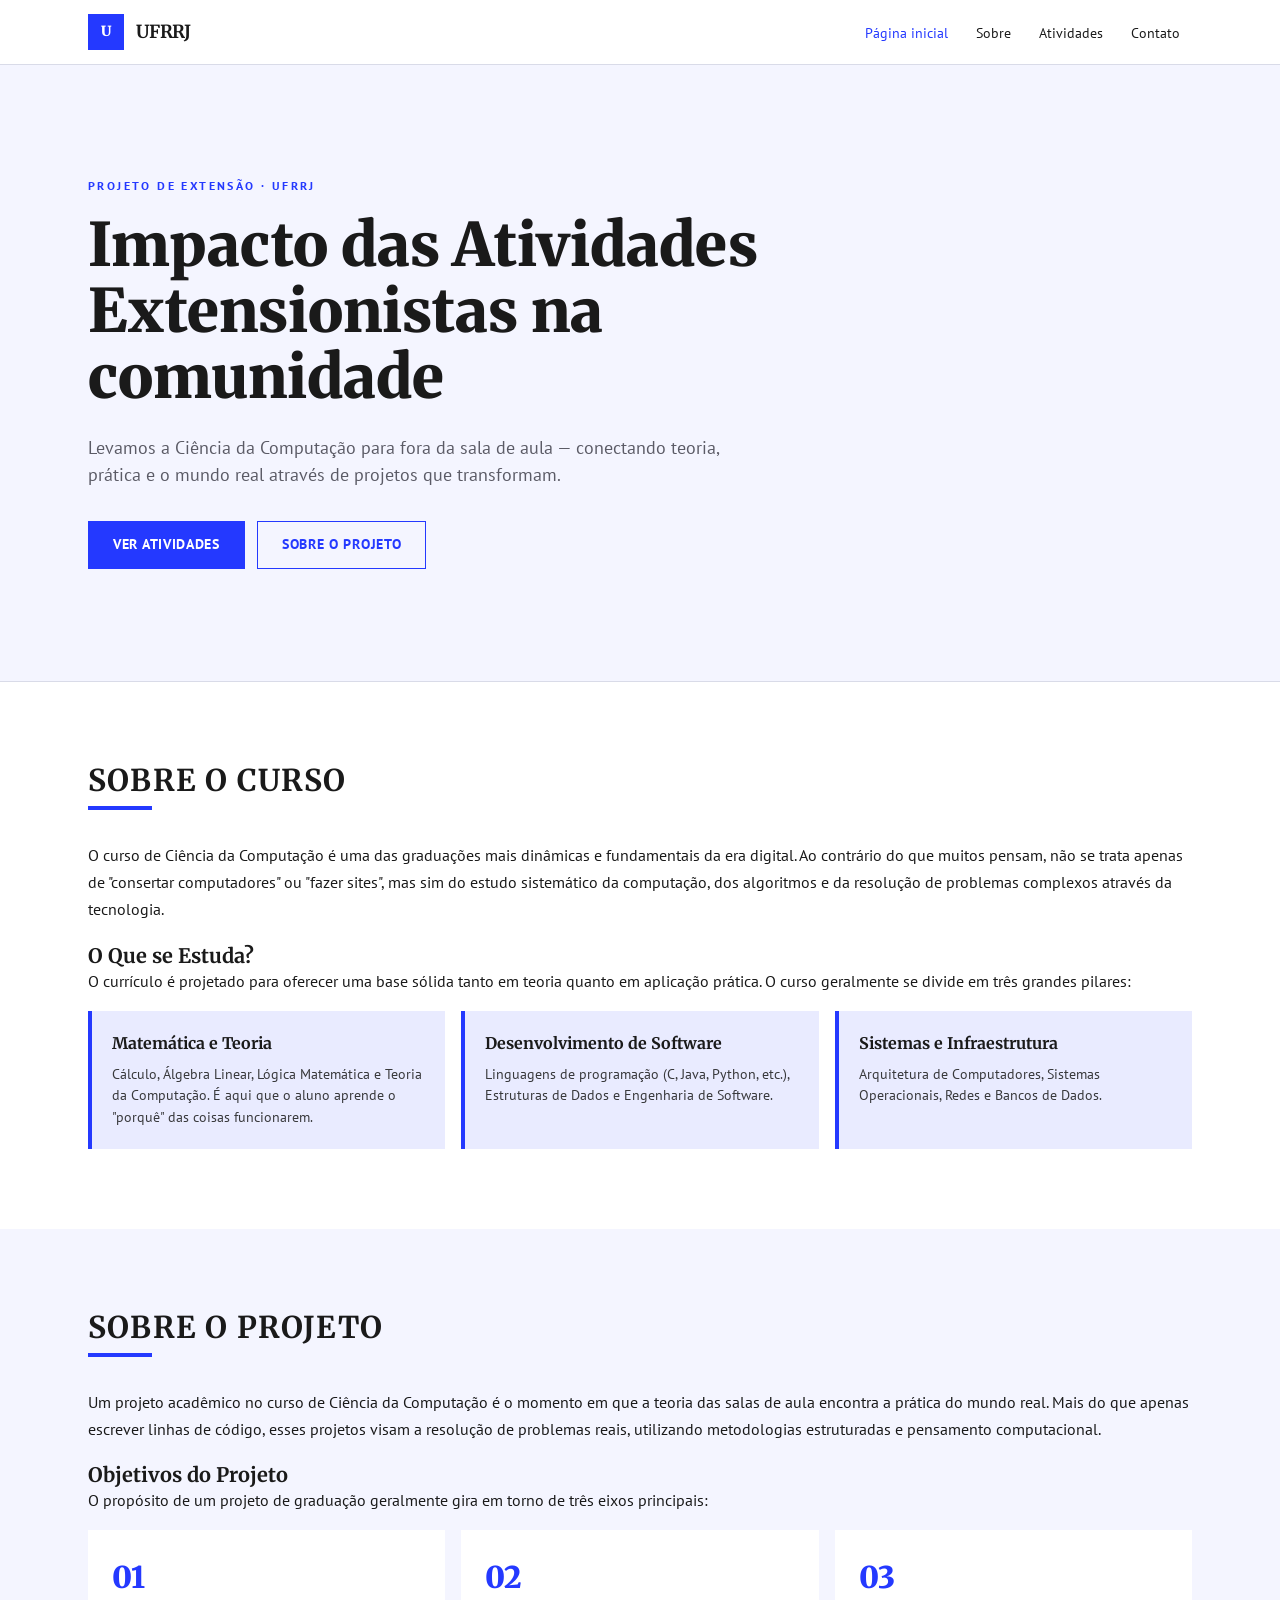
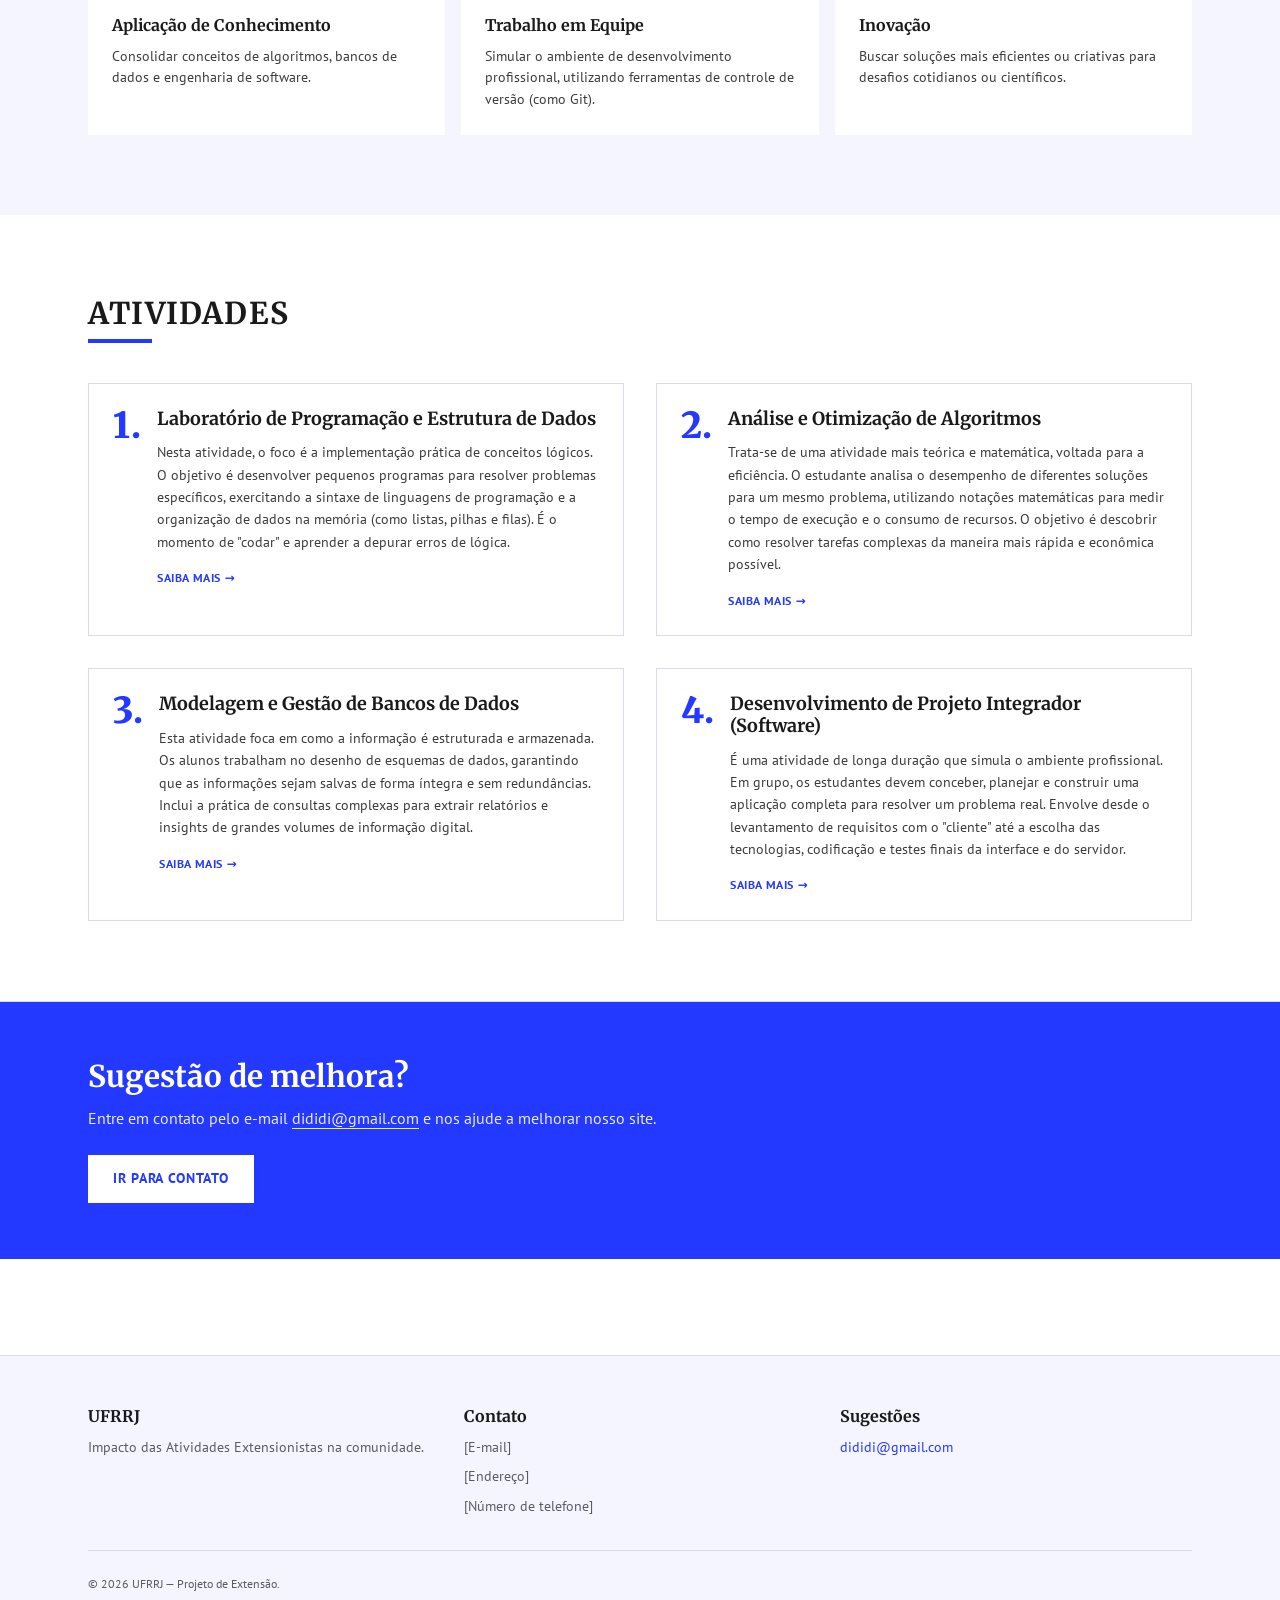
<file: index.html>
<!doctype html>
<html lang="pt-BR">
  <head>
    <meta charset="utf-8" />
    <meta name="viewport" content="width=device-width, initial-scale=1" />
    <title>UFRRJ — Impacto das Atividades Extensionistas na comunidade</title>
    <meta name="description" content="Projeto de extensão do curso de Ciência da Computação da UFRRJ. Conheça o curso, o projeto e as atividades realizadas." />
    <link rel="canonical" href="/" />
    <meta property="og:title" content="UFRRJ — Atividades Extensionistas" />
    <meta property="og:description" content="Impacto das Atividades Extensionistas na comunidade." />
    <meta property="og:url" content="/" />
    <link rel="stylesheet" href="styles.css" />
  </head>
  <body>
    <a class="visually-hidden" href="#conteudo">Pular para o conteúdo</a>

    <header class="site-header">
      <div class="container site-header__inner">
        <a class="site-header__brand" href="index.html">
          <span class="site-header__logo" aria-hidden="true">U</span>
          <span class="site-header__brand-name">UFRRJ</span>
        </a>

        <nav class="site-nav site-nav--desktop" aria-label="Principal">
          <ul class="site-nav__list">
            <li><a class="site-nav__link" href="index.html">Página inicial</a></li>
            <li><a class="site-nav__link" href="sobre.html">Sobre</a></li>
            <li><a class="site-nav__link" href="atividades.html">Atividades</a></li>
            <li><a class="site-nav__link" href="contato.html">Contato</a></li>
          </ul>
        </nav>

        <button class="site-header__toggle" type="button"
                aria-label="Abrir menu" aria-expanded="false"
                aria-controls="menu-mobile" data-menu-toggle>
          <svg class="site-header__toggle-icon" viewBox="0 0 24 24" fill="none"
               stroke="currentColor" stroke-width="2" stroke-linecap="round"
               stroke-linejoin="round" aria-hidden="true">
            <line x1="3" y1="6" x2="21" y2="6"></line>
            <line x1="3" y1="12" x2="21" y2="12"></line>
            <line x1="3" y1="18" x2="21" y2="18"></line>
          </svg>
        </button>
      </div>

      <nav class="site-nav site-nav--mobile" id="menu-mobile"
           aria-label="Principal — móvel" data-menu>
        <div class="container">
          <ul class="site-nav__list">
            <li><a class="site-nav__link" href="index.html">Página inicial</a></li>
            <li><a class="site-nav__link" href="sobre.html">Sobre</a></li>
            <li><a class="site-nav__link" href="atividades.html">Atividades</a></li>
            <li><a class="site-nav__link" href="contato.html">Contato</a></li>
          </ul>
        </div>
      </nav>
    </header>

    <main id="conteudo">
      <!-- HERO -->
      <section class="hero" aria-labelledby="hero-title">
        <div class="container hero__inner">
          <p class="hero__eyebrow">Projeto de Extensão · UFRRJ</p>
          <h1 class="hero__title" id="hero-title">
            Impacto das Atividades Extensionistas na comunidade
          </h1>
          <p class="hero__subtitle">
            Levamos a Ciência da Computação para fora da sala de aula — conectando teoria, prática e o mundo real através de projetos que transformam.
          </p>
          <div class="hero__actions">
            <a class="btn btn--primary" href="atividades.html">Ver atividades</a>
            <a class="btn btn--outline" href="sobre.html">Sobre o projeto</a>
          </div>
        </div>
      </section>

      <!-- SOBRE O CURSO -->
      <section class="section" aria-labelledby="sobre-curso-title">
        <div class="container">
          <h2 class="section__title" id="sobre-curso-title">Sobre o curso</h2>
          <div class="section__rule" aria-hidden="true"></div>
          <div class="section__body">
            <p class="section__text">
              O curso de Ciência da Computação é uma das graduações mais dinâmicas e fundamentais da era digital. Ao contrário do que muitos pensam, não se trata apenas de "consertar computadores" ou "fazer sites", mas sim do estudo sistemático da computação, dos algoritmos e da resolução de problemas complexos através da tecnologia.
            </p>
            <h3 class="section__subtitle">O Que se Estuda?</h3>
            <p class="section__text">
              O currículo é projetado para oferecer uma base sólida tanto em teoria quanto em aplicação prática. O curso geralmente se divide em três grandes pilares:
            </p>
            <ul class="pillar-list">
              <li class="pillar-list__item">
                <p class="pillar-list__title">Matemática e Teoria</p>
                <p class="pillar-list__desc">Cálculo, Álgebra Linear, Lógica Matemática e Teoria da Computação. É aqui que o aluno aprende o "porquê" das coisas funcionarem.</p>
              </li>
              <li class="pillar-list__item">
                <p class="pillar-list__title">Desenvolvimento de Software</p>
                <p class="pillar-list__desc">Linguagens de programação (C, Java, Python, etc.), Estruturas de Dados e Engenharia de Software.</p>
              </li>
              <li class="pillar-list__item">
                <p class="pillar-list__title">Sistemas e Infraestrutura</p>
                <p class="pillar-list__desc">Arquitetura de Computadores, Sistemas Operacionais, Redes e Bancos de Dados.</p>
              </li>
            </ul>
          </div>
        </div>
      </section>

      <!-- SOBRE O PROJETO -->
      <section class="section section--surface" aria-labelledby="sobre-projeto-title">
        <div class="container">
          <h2 class="section__title" id="sobre-projeto-title">Sobre o projeto</h2>
          <div class="section__rule" aria-hidden="true"></div>
          <div class="section__body">
            <p class="section__text">
              Um projeto acadêmico no curso de Ciência da Computação é o momento em que a teoria das salas de aula encontra a prática do mundo real. Mais do que apenas escrever linhas de código, esses projetos visam a resolução de problemas reais, utilizando metodologias estruturadas e pensamento computacional.
            </p>
            <h3 class="section__subtitle">Objetivos do Projeto</h3>
            <p class="section__text">O propósito de um projeto de graduação geralmente gira em torno de três eixos principais:</p>
            <ol class="goal-list">
              <li class="goal-list__item">
                <p class="goal-list__number">01</p>
                <p class="goal-list__title">Aplicação de Conhecimento</p>
                <p class="goal-list__desc">Consolidar conceitos de algoritmos, bancos de dados e engenharia de software.</p>
              </li>
              <li class="goal-list__item">
                <p class="goal-list__number">02</p>
                <p class="goal-list__title">Trabalho em Equipe</p>
                <p class="goal-list__desc">Simular o ambiente de desenvolvimento profissional, utilizando ferramentas de controle de versão (como Git).</p>
              </li>
              <li class="goal-list__item">
                <p class="goal-list__number">03</p>
                <p class="goal-list__title">Inovação</p>
                <p class="goal-list__desc">Buscar soluções mais eficientes ou criativas para desafios cotidianos ou científicos.</p>
              </li>
            </ol>
          </div>
        </div>
      </section>

      <!-- ATIVIDADES -->
      <section class="section" aria-labelledby="atividades-title">
        <div class="container">
          <h2 class="section__title" id="atividades-title">Atividades</h2>
          <div class="section__rule" aria-hidden="true"></div>
          <div class="activity-grid">
            <article class="activity-card">
              <span class="activity-card__number" aria-hidden="true">1.</span>
              <div>
                <h3 class="activity-card__title">Laboratório de Programação e Estrutura de Dados</h3>
                <p class="activity-card__desc">Nesta atividade, o foco é a implementação prática de conceitos lógicos. O objetivo é desenvolver pequenos programas para resolver problemas específicos, exercitando a sintaxe de linguagens de programação e a organização de dados na memória (como listas, pilhas e filas). É o momento de "codar" e aprender a depurar erros de lógica.</p>
                <a class="activity-card__link" href="#">Saiba mais →</a>
              </div>
            </article>

            <article class="activity-card">
              <span class="activity-card__number" aria-hidden="true">2.</span>
              <div>
                <h3 class="activity-card__title">Análise e Otimização de Algoritmos</h3>
                <p class="activity-card__desc">Trata-se de uma atividade mais teórica e matemática, voltada para a eficiência. O estudante analisa o desempenho de diferentes soluções para um mesmo problema, utilizando notações matemáticas para medir o tempo de execução e o consumo de recursos. O objetivo é descobrir como resolver tarefas complexas da maneira mais rápida e econômica possível.</p>
                <a class="activity-card__link" href="#">Saiba mais →</a>
              </div>
            </article>

            <article class="activity-card">
              <span class="activity-card__number" aria-hidden="true">3.</span>
              <div>
                <h3 class="activity-card__title">Modelagem e Gestão de Bancos de Dados</h3>
                <p class="activity-card__desc">Esta atividade foca em como a informação é estruturada e armazenada. Os alunos trabalham no desenho de esquemas de dados, garantindo que as informações sejam salvas de forma íntegra e sem redundâncias. Inclui a prática de consultas complexas para extrair relatórios e insights de grandes volumes de informação digital.</p>
                <a class="activity-card__link" href="#">Saiba mais →</a>
              </div>
            </article>

            <article class="activity-card">
              <span class="activity-card__number" aria-hidden="true">4.</span>
              <div>
                <h3 class="activity-card__title">Desenvolvimento de Projeto Integrador (Software)</h3>
                <p class="activity-card__desc">É uma atividade de longa duração que simula o ambiente profissional. Em grupo, os estudantes devem conceber, planejar e construir uma aplicação completa para resolver um problema real. Envolve desde o levantamento de requisitos com o "cliente" até a escolha das tecnologias, codificação e testes finais da interface e do servidor.</p>
                <a class="activity-card__link" href="#">Saiba mais →</a>
              </div>
            </article>
          </div>
        </div>
      </section>

      <!-- CTA -->
      <section class="section section--primary cta" aria-labelledby="cta-title">
        <div class="container">
          <h2 class="cta__title" id="cta-title">Sugestão de melhora?</h2>
          <p class="cta__text">
            Entre em contato pelo e-mail
            <a class="cta__link" href="mailto:dididi@gmail.com">dididi@gmail.com</a>
            e nos ajude a melhorar nosso site.
          </p>
          <p class="cta__action">
            <a class="btn btn--invert" href="contato.html">Ir para contato</a>
          </p>
        </div>
      </section>
    </main>

    <footer class="site-footer">
      <div class="container site-footer__inner">
        <div class="site-footer__grid">
          <div class="site-footer__col">
            <p class="site-footer__heading">UFRRJ</p>
            <p>Impacto das Atividades Extensionistas na comunidade.</p>
          </div>
          <div class="site-footer__col">
            <p class="site-footer__heading">Contato</p>
            <p>[E-mail]</p>
            <p>[Endereço]</p>
            <p>[Número de telefone]</p>
          </div>
          <div class="site-footer__col">
            <p class="site-footer__heading">Sugestões</p>
            <p><a href="mailto:dididi@gmail.com">dididi@gmail.com</a></p>
          </div>
        </div>
        <p class="site-footer__legal">
          © <span data-year>2026</span> UFRRJ — Projeto de Extensão.
        </p>
      </div>
    </footer>

    <script src="script.js" defer></script>
  </body>
</html>
</file>
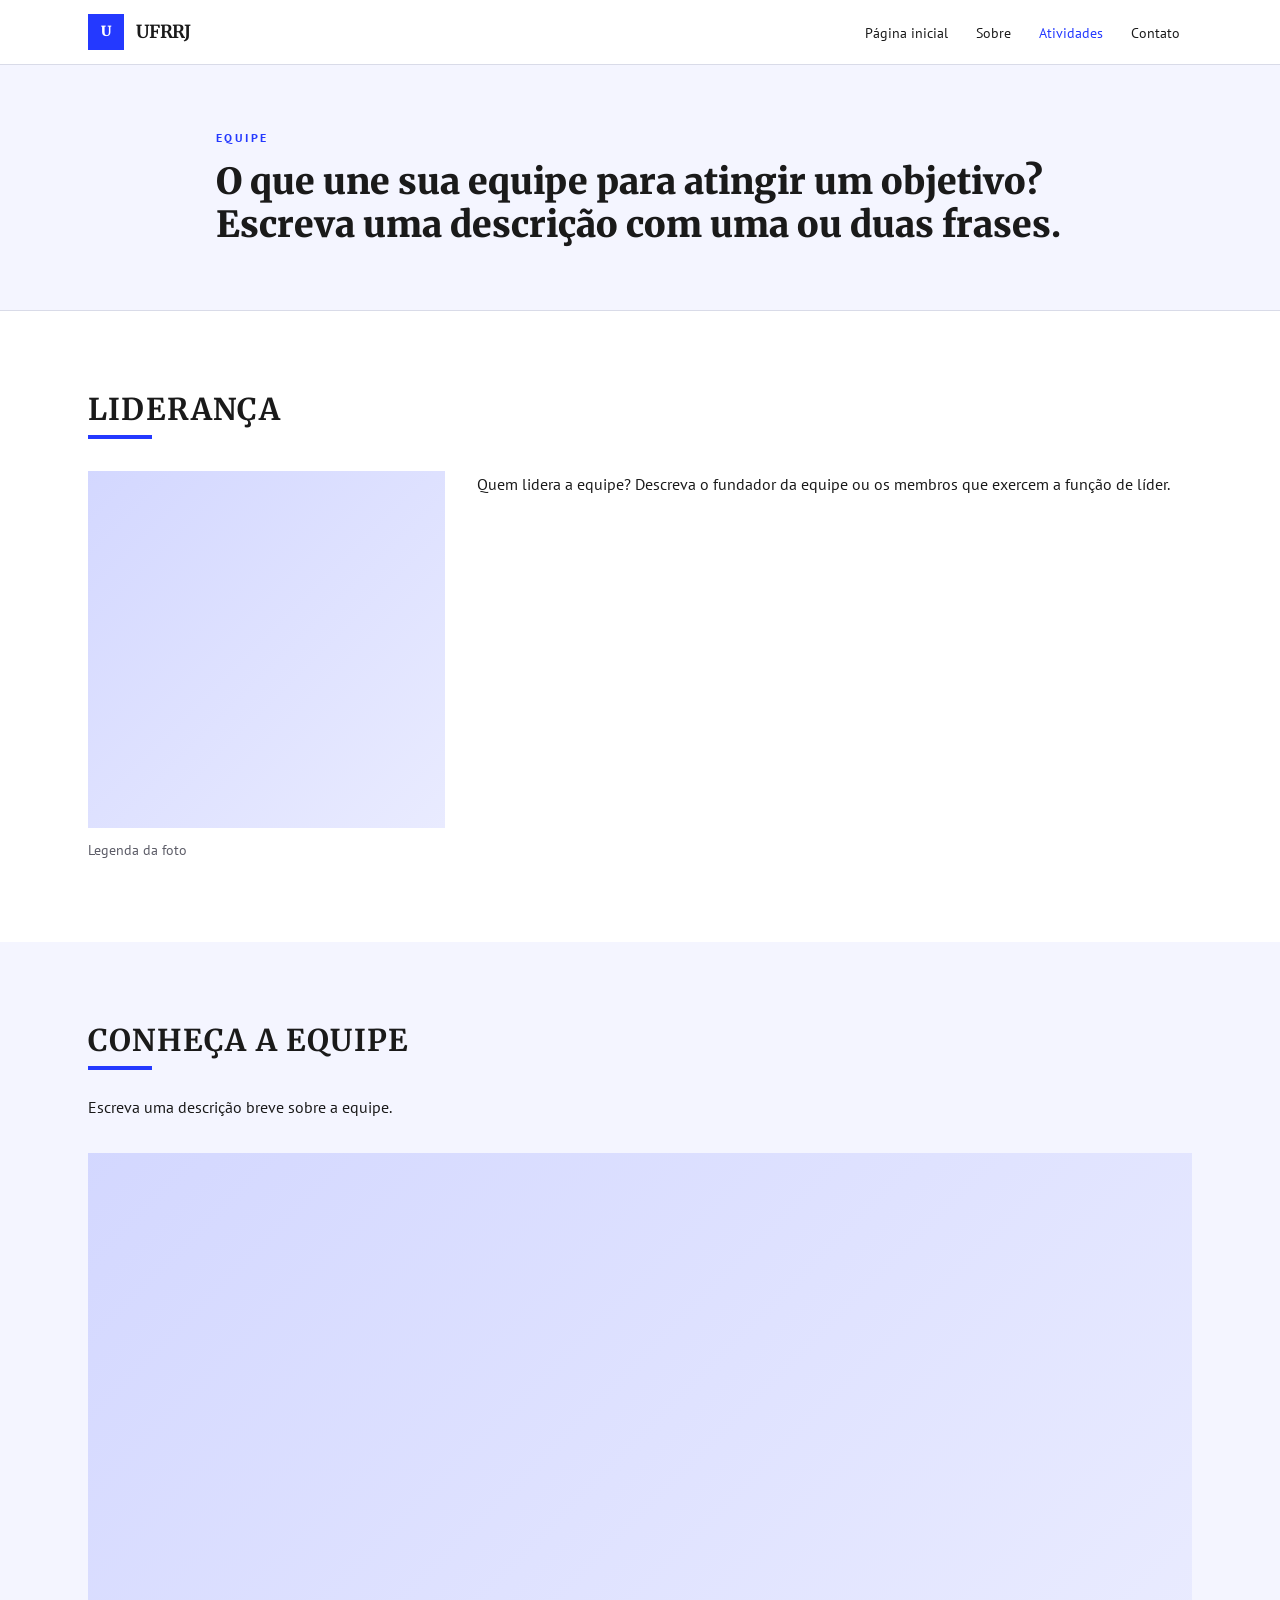
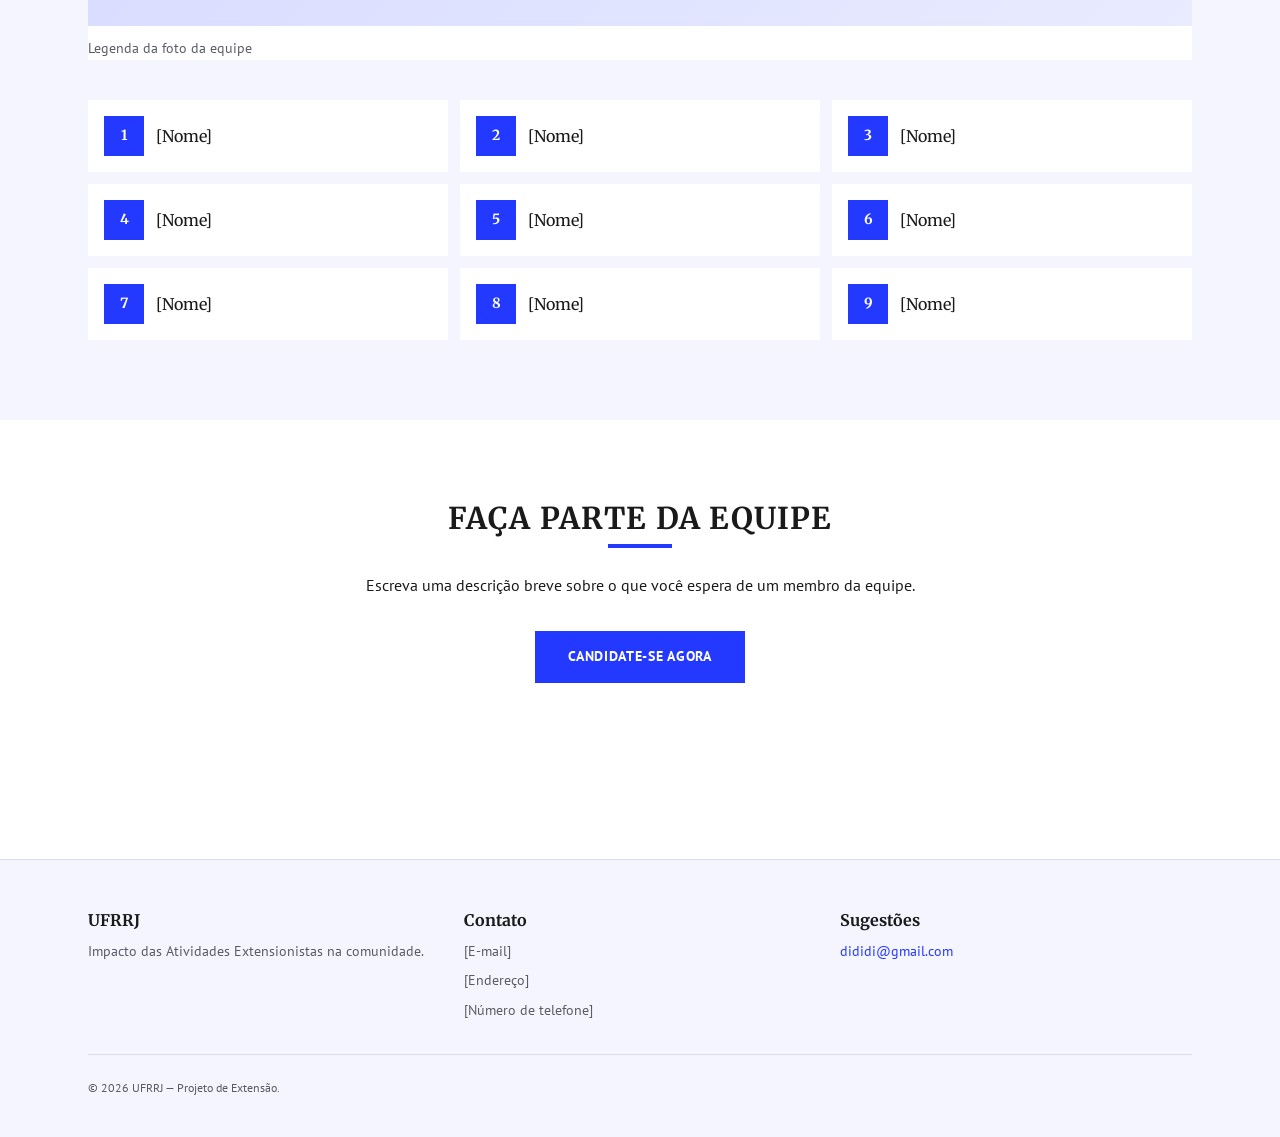
<file: atividades.html>
<!doctype html>
<html lang="pt-BR">
  <head>
    <meta charset="utf-8" />
    <meta name="viewport" content="width=device-width, initial-scale=1" />
    <title>Atividades — UFRRJ Extensão</title>
    <meta name="description" content="Conheça a equipe, a liderança e como participar das atividades extensionistas." />
    <link rel="canonical" href="/atividades" />
    <meta property="og:title" content="Atividades — UFRRJ Extensão" />
    <meta property="og:description" content="Equipe, liderança e como participar." />
    <meta property="og:url" content="/atividades" />
    <link rel="stylesheet" href="styles.css" />
  </head>
  <body>
    <a class="visually-hidden" href="#conteudo">Pular para o conteúdo</a>

    <header class="site-header">
      <div class="container site-header__inner">
        <a class="site-header__brand" href="index.html">
          <span class="site-header__logo" aria-hidden="true">U</span>
          <span class="site-header__brand-name">UFRRJ</span>
        </a>
        <nav class="site-nav site-nav--desktop" aria-label="Principal">
          <ul class="site-nav__list">
            <li><a class="site-nav__link" href="index.html">Página inicial</a></li>
            <li><a class="site-nav__link" href="sobre.html">Sobre</a></li>
            <li><a class="site-nav__link" href="atividades.html">Atividades</a></li>
            <li><a class="site-nav__link" href="contato.html">Contato</a></li>
          </ul>
        </nav>
        <button class="site-header__toggle" type="button"
                aria-label="Abrir menu" aria-expanded="false"
                aria-controls="menu-mobile" data-menu-toggle>
          <svg class="site-header__toggle-icon" viewBox="0 0 24 24" fill="none"
               stroke="currentColor" stroke-width="2" stroke-linecap="round"
               stroke-linejoin="round" aria-hidden="true">
            <line x1="3" y1="6" x2="21" y2="6"></line>
            <line x1="3" y1="12" x2="21" y2="12"></line>
            <line x1="3" y1="18" x2="21" y2="18"></line>
          </svg>
        </button>
      </div>
      <nav class="site-nav site-nav--mobile" id="menu-mobile" aria-label="Principal — móvel" data-menu>
        <div class="container">
          <ul class="site-nav__list">
            <li><a class="site-nav__link" href="index.html">Página inicial</a></li>
            <li><a class="site-nav__link" href="sobre.html">Sobre</a></li>
            <li><a class="site-nav__link" href="atividades.html">Atividades</a></li>
            <li><a class="site-nav__link" href="contato.html">Contato</a></li>
          </ul>
        </div>
      </nav>
    </header>

    <main id="conteudo">
      <section class="hero" aria-labelledby="equipe-title">
        <div class="container container--narrow">
          <div style="padding-block: 4rem;">
            <p class="hero__eyebrow">Equipe</p>
            <h1 class="page-title page-title--narrow" id="equipe-title">
              O que une sua equipe para atingir um objetivo? Escreva uma descrição com uma ou duas frases.
            </h1>
          </div>
        </div>
      </section>

      <section class="section" aria-labelledby="lideranca-title">
        <div class="container">
          <h2 class="section__title" id="lideranca-title">Liderança</h2>
          <div class="section__rule" aria-hidden="true"></div>
          <div class="leader">
            <figure class="media-card" style="padding:0;">
              <div class="media-card__visual media-card__visual--square" aria-hidden="true"></div>
              <figcaption class="media-card__caption">Legenda da foto</figcaption>
            </figure>
            <p class="leader__text">
              Quem lidera a equipe? Descreva o fundador da equipe ou os membros que exercem a função de líder.
            </p>
          </div>
        </div>
      </section>

      <section class="section section--surface" aria-labelledby="equipe-conheca-title">
        <div class="container">
          <h2 class="section__title" id="equipe-conheca-title">Conheça a equipe</h2>
          <div class="section__rule" aria-hidden="true"></div>
          <p class="section__text" style="margin-top: var(--space-6);">
            Escreva uma descrição breve sobre a equipe.
          </p>

          <figure class="media-card" style="padding:0; margin-top: var(--space-8);">
            <div class="media-card__visual media-card__visual--wide" aria-hidden="true"></div>
            <figcaption class="media-card__caption">Legenda da foto da equipe</figcaption>
          </figure>

          <ul class="team-list">
            <li class="team-list__item"><span class="team-list__avatar">1</span><span class="team-list__name">[Nome]</span></li>
            <li class="team-list__item"><span class="team-list__avatar">2</span><span class="team-list__name">[Nome]</span></li>
            <li class="team-list__item"><span class="team-list__avatar">3</span><span class="team-list__name">[Nome]</span></li>
            <li class="team-list__item"><span class="team-list__avatar">4</span><span class="team-list__name">[Nome]</span></li>
            <li class="team-list__item"><span class="team-list__avatar">5</span><span class="team-list__name">[Nome]</span></li>
            <li class="team-list__item"><span class="team-list__avatar">6</span><span class="team-list__name">[Nome]</span></li>
            <li class="team-list__item"><span class="team-list__avatar">7</span><span class="team-list__name">[Nome]</span></li>
            <li class="team-list__item"><span class="team-list__avatar">8</span><span class="team-list__name">[Nome]</span></li>
            <li class="team-list__item"><span class="team-list__avatar">9</span><span class="team-list__name">[Nome]</span></li>
          </ul>
        </div>
      </section>

      <section class="section" aria-labelledby="participe-title">
        <div class="container container--narrow" style="text-align:center;">
          <h2 class="section__title" id="participe-title">Faça parte da equipe</h2>
          <div class="section__rule section__rule--center" aria-hidden="true"></div>
          <p class="section__text" style="margin-top: var(--space-6);">
            Escreva uma descrição breve sobre o que você espera de um membro da equipe.
          </p>
          <p style="margin-top: var(--space-8);">
            <a class="btn btn--primary btn--large" href="#">Candidate-se agora</a>
          </p>
        </div>
      </section>
    </main>

    <footer class="site-footer">
      <div class="container site-footer__inner">
        <div class="site-footer__grid">
          <div class="site-footer__col">
            <p class="site-footer__heading">UFRRJ</p>
            <p>Impacto das Atividades Extensionistas na comunidade.</p>
          </div>
          <div class="site-footer__col">
            <p class="site-footer__heading">Contato</p>
            <p>[E-mail]</p>
            <p>[Endereço]</p>
            <p>[Número de telefone]</p>
          </div>
          <div class="site-footer__col">
            <p class="site-footer__heading">Sugestões</p>
            <p><a href="mailto:dididi@gmail.com">dididi@gmail.com</a></p>
          </div>
        </div>
        <p class="site-footer__legal">© <span data-year>2026</span> UFRRJ — Projeto de Extensão.</p>
      </div>
    </footer>

    <script src="script.js" defer></script>
  </body>
</html>
</file>
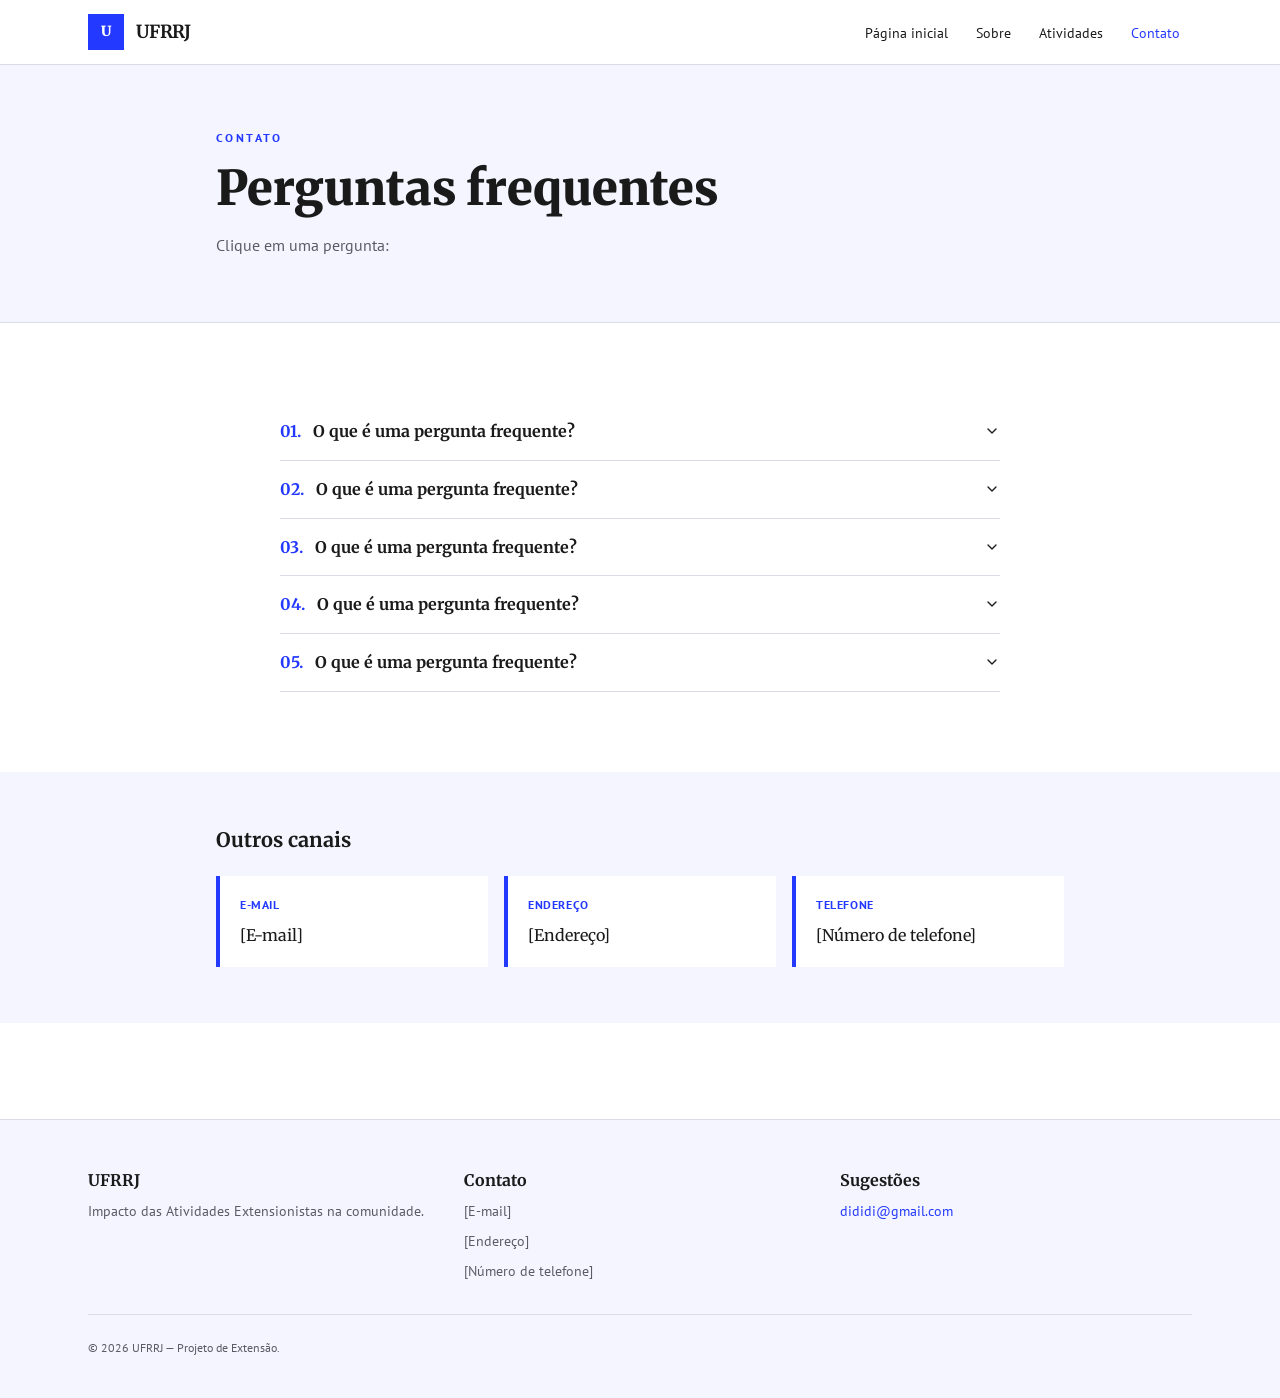
<file: contato.html>
<!doctype html>
<html lang="pt-BR">
  <head>
    <meta charset="utf-8" />
    <meta name="viewport" content="width=device-width, initial-scale=1" />
    <title>Contato — UFRRJ Extensão</title>
    <meta name="description" content="Perguntas frequentes e canais de contato do projeto de extensão." />
    <link rel="canonical" href="/contato" />
    <meta property="og:title" content="Contato — UFRRJ Extensão" />
    <meta property="og:description" content="Perguntas frequentes e canais de contato." />
    <meta property="og:url" content="/contato" />
    <link rel="stylesheet" href="styles.css" />
  </head>
  <body>
    <a class="visually-hidden" href="#conteudo">Pular para o conteúdo</a>

    <header class="site-header">
      <div class="container site-header__inner">
        <a class="site-header__brand" href="index.html">
          <span class="site-header__logo" aria-hidden="true">U</span>
          <span class="site-header__brand-name">UFRRJ</span>
        </a>
        <nav class="site-nav site-nav--desktop" aria-label="Principal">
          <ul class="site-nav__list">
            <li><a class="site-nav__link" href="index.html">Página inicial</a></li>
            <li><a class="site-nav__link" href="sobre.html">Sobre</a></li>
            <li><a class="site-nav__link" href="atividades.html">Atividades</a></li>
            <li><a class="site-nav__link" href="contato.html">Contato</a></li>
          </ul>
        </nav>
        <button class="site-header__toggle" type="button"
                aria-label="Abrir menu" aria-expanded="false"
                aria-controls="menu-mobile" data-menu-toggle>
          <svg class="site-header__toggle-icon" viewBox="0 0 24 24" fill="none"
               stroke="currentColor" stroke-width="2" stroke-linecap="round"
               stroke-linejoin="round" aria-hidden="true">
            <line x1="3" y1="6" x2="21" y2="6"></line>
            <line x1="3" y1="12" x2="21" y2="12"></line>
            <line x1="3" y1="18" x2="21" y2="18"></line>
          </svg>
        </button>
      </div>
      <nav class="site-nav site-nav--mobile" id="menu-mobile" aria-label="Principal — móvel" data-menu>
        <div class="container">
          <ul class="site-nav__list">
            <li><a class="site-nav__link" href="index.html">Página inicial</a></li>
            <li><a class="site-nav__link" href="sobre.html">Sobre</a></li>
            <li><a class="site-nav__link" href="atividades.html">Atividades</a></li>
            <li><a class="site-nav__link" href="contato.html">Contato</a></li>
          </ul>
        </div>
      </nav>
    </header>

    <main id="conteudo">
      <section class="hero" aria-labelledby="contato-title">
        <div class="container container--narrow">
          <div style="padding-block: 4rem;">
            <p class="hero__eyebrow">Contato</p>
            <h1 class="page-title" id="contato-title">Perguntas frequentes</h1>
            <p class="page-subtitle">Clique em uma pergunta:</p>
          </div>
        </div>
      </section>

      <section class="section" aria-labelledby="faq-title">
        <div class="container" style="max-width: 48rem;">
          <h2 class="visually-hidden" id="faq-title">Perguntas frequentes</h2>
          <div class="faq" data-faq>
            <div class="faq__item">
              <button class="faq__trigger" type="button" aria-expanded="false" aria-controls="faq-panel-1">
                <span><span class="faq__trigger-number">01.</span>O que é uma pergunta frequente?</span>
                <svg class="faq__icon" viewBox="0 0 24 24" fill="none" stroke="currentColor" stroke-width="2" stroke-linecap="round" stroke-linejoin="round" aria-hidden="true"><polyline points="6 9 12 15 18 9"></polyline></svg>
              </button>
              <div class="faq__panel" id="faq-panel-1" role="region">
                <p class="faq__panel-inner">Escreva aqui a resposta para a pergunta.</p>
              </div>
            </div>
            <div class="faq__item">
              <button class="faq__trigger" type="button" aria-expanded="false" aria-controls="faq-panel-2">
                <span><span class="faq__trigger-number">02.</span>O que é uma pergunta frequente?</span>
                <svg class="faq__icon" viewBox="0 0 24 24" fill="none" stroke="currentColor" stroke-width="2" stroke-linecap="round" stroke-linejoin="round" aria-hidden="true"><polyline points="6 9 12 15 18 9"></polyline></svg>
              </button>
              <div class="faq__panel" id="faq-panel-2" role="region">
                <p class="faq__panel-inner">Escreva aqui a resposta para a pergunta.</p>
              </div>
            </div>
            <div class="faq__item">
              <button class="faq__trigger" type="button" aria-expanded="false" aria-controls="faq-panel-3">
                <span><span class="faq__trigger-number">03.</span>O que é uma pergunta frequente?</span>
                <svg class="faq__icon" viewBox="0 0 24 24" fill="none" stroke="currentColor" stroke-width="2" stroke-linecap="round" stroke-linejoin="round" aria-hidden="true"><polyline points="6 9 12 15 18 9"></polyline></svg>
              </button>
              <div class="faq__panel" id="faq-panel-3" role="region">
                <p class="faq__panel-inner">Escreva aqui a resposta para a pergunta.</p>
              </div>
            </div>
            <div class="faq__item">
              <button class="faq__trigger" type="button" aria-expanded="false" aria-controls="faq-panel-4">
                <span><span class="faq__trigger-number">04.</span>O que é uma pergunta frequente?</span>
                <svg class="faq__icon" viewBox="0 0 24 24" fill="none" stroke="currentColor" stroke-width="2" stroke-linecap="round" stroke-linejoin="round" aria-hidden="true"><polyline points="6 9 12 15 18 9"></polyline></svg>
              </button>
              <div class="faq__panel" id="faq-panel-4" role="region">
                <p class="faq__panel-inner">Escreva aqui a resposta para a pergunta.</p>
              </div>
            </div>
            <div class="faq__item">
              <button class="faq__trigger" type="button" aria-expanded="false" aria-controls="faq-panel-5">
                <span><span class="faq__trigger-number">05.</span>O que é uma pergunta frequente?</span>
                <svg class="faq__icon" viewBox="0 0 24 24" fill="none" stroke="currentColor" stroke-width="2" stroke-linecap="round" stroke-linejoin="round" aria-hidden="true"><polyline points="6 9 12 15 18 9"></polyline></svg>
              </button>
              <div class="faq__panel" id="faq-panel-5" role="region">
                <p class="faq__panel-inner">Escreva aqui a resposta para a pergunta.</p>
              </div>
            </div>
          </div>
        </div>
      </section>

      <aside class="section section--surface" aria-labelledby="outros-title" style="padding-block: 3.5rem;">
        <div class="container container--narrow">
          <h2 class="site-footer__heading" id="outros-title" style="font-size:1.25rem;">Outros canais</h2>
          <ul class="contact-list">
            <li class="contact-list__item">
              <p class="contact-list__label">E-mail</p>
              <p class="contact-list__value">[E-mail]</p>
            </li>
            <li class="contact-list__item">
              <p class="contact-list__label">Endereço</p>
              <p class="contact-list__value">[Endereço]</p>
            </li>
            <li class="contact-list__item">
              <p class="contact-list__label">Telefone</p>
              <p class="contact-list__value">[Número de telefone]</p>
            </li>
          </ul>
        </div>
      </aside>
    </main>

    <footer class="site-footer">
      <div class="container site-footer__inner">
        <div class="site-footer__grid">
          <div class="site-footer__col">
            <p class="site-footer__heading">UFRRJ</p>
            <p>Impacto das Atividades Extensionistas na comunidade.</p>
          </div>
          <div class="site-footer__col">
            <p class="site-footer__heading">Contato</p>
            <p>[E-mail]</p>
            <p>[Endereço]</p>
            <p>[Número de telefone]</p>
          </div>
          <div class="site-footer__col">
            <p class="site-footer__heading">Sugestões</p>
            <p><a href="mailto:dididi@gmail.com">dididi@gmail.com</a></p>
          </div>
        </div>
        <p class="site-footer__legal">© <span data-year>2026</span> UFRRJ — Projeto de Extensão.</p>
      </div>
    </footer>

    <script src="script.js" defer></script>
  </body>
</html>
</file>
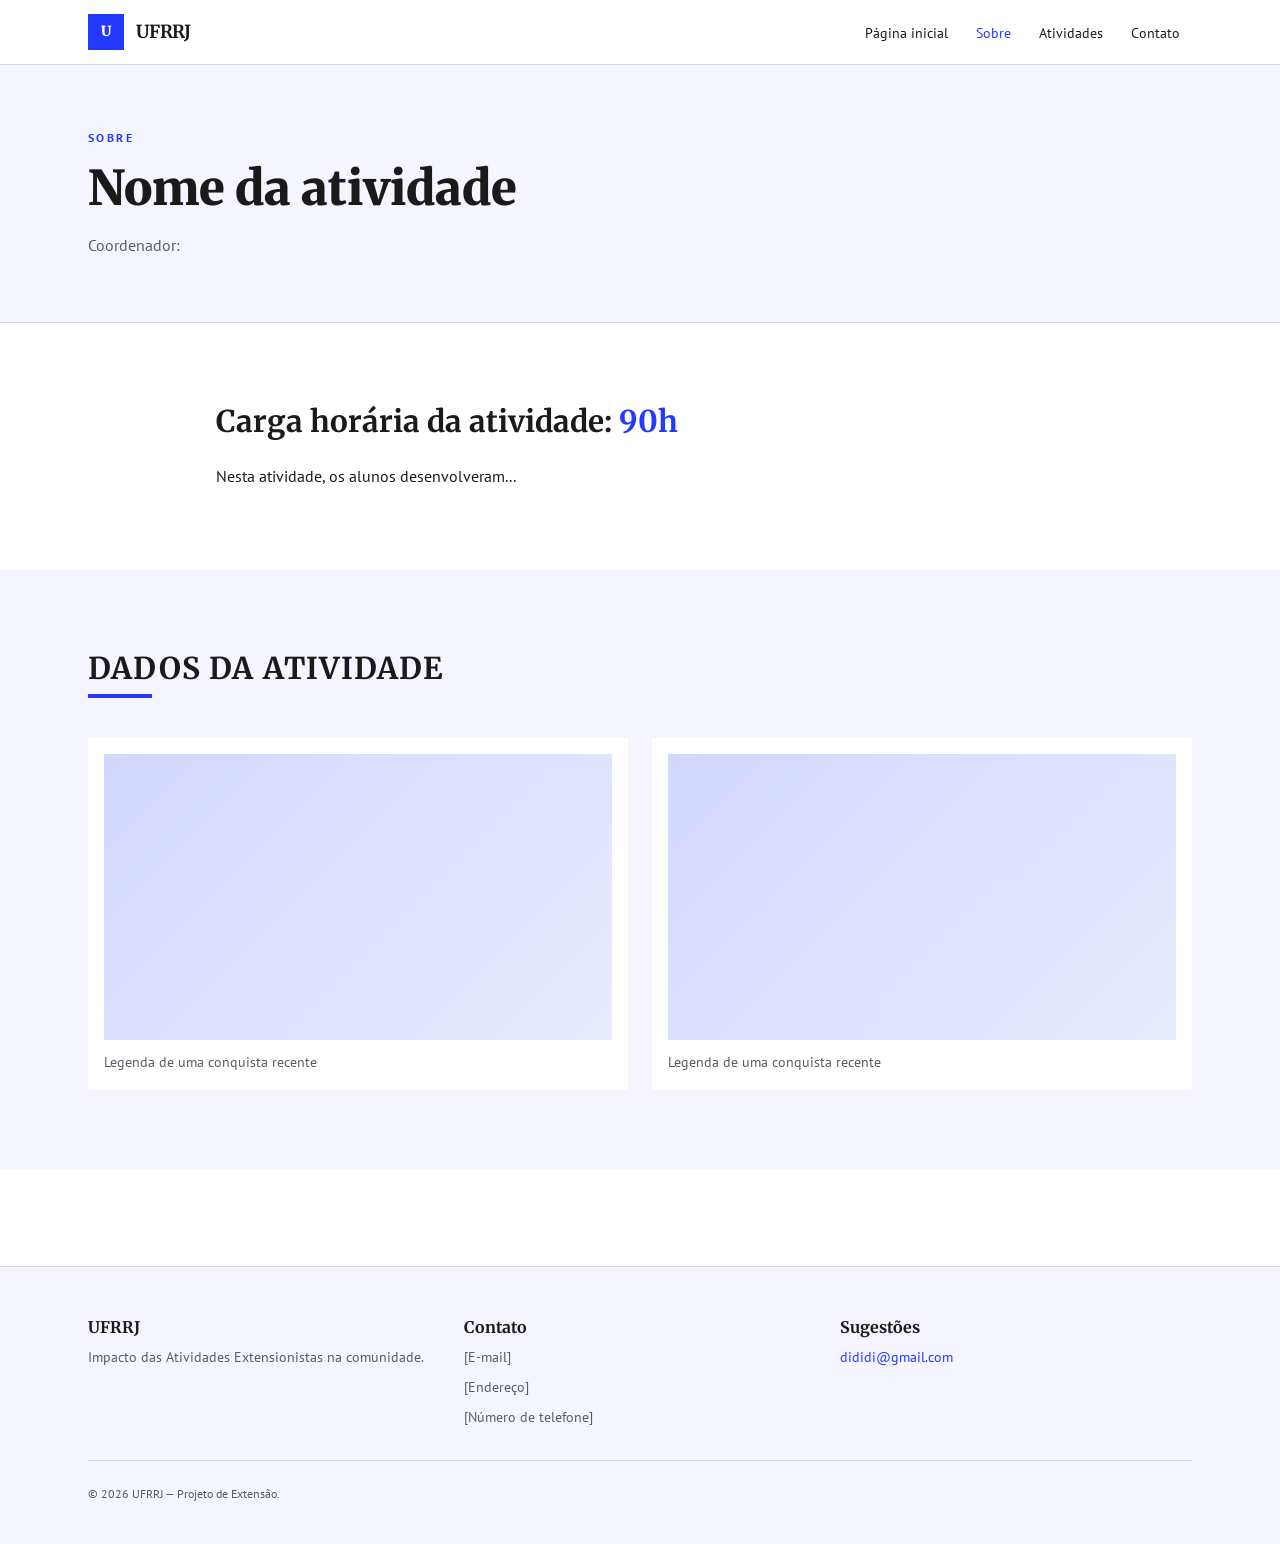
<file: sobre.html>
<!doctype html>
<html lang="pt-BR">
  <head>
    <meta charset="utf-8" />
    <meta name="viewport" content="width=device-width, initial-scale=1" />
    <title>Sobre — UFRRJ Extensão</title>
    <meta name="description" content="Dados e descrição da atividade extensionista: coordenador, carga horária e detalhes." />
    <link rel="canonical" href="/sobre" />
    <meta property="og:title" content="Sobre — UFRRJ Extensão" />
    <meta property="og:description" content="Dados e descrição da atividade extensionista." />
    <meta property="og:url" content="/sobre" />
    <link rel="stylesheet" href="styles.css" />
  </head>
  <body>
    <a class="visually-hidden" href="#conteudo">Pular para o conteúdo</a>

    <header class="site-header">
      <div class="container site-header__inner">
        <a class="site-header__brand" href="index.html">
          <span class="site-header__logo" aria-hidden="true">U</span>
          <span class="site-header__brand-name">UFRRJ</span>
        </a>
        <nav class="site-nav site-nav--desktop" aria-label="Principal">
          <ul class="site-nav__list">
            <li><a class="site-nav__link" href="index.html">Página inicial</a></li>
            <li><a class="site-nav__link" href="sobre.html">Sobre</a></li>
            <li><a class="site-nav__link" href="atividades.html">Atividades</a></li>
            <li><a class="site-nav__link" href="contato.html">Contato</a></li>
          </ul>
        </nav>
        <button class="site-header__toggle" type="button"
                aria-label="Abrir menu" aria-expanded="false"
                aria-controls="menu-mobile" data-menu-toggle>
          <svg class="site-header__toggle-icon" viewBox="0 0 24 24" fill="none"
               stroke="currentColor" stroke-width="2" stroke-linecap="round"
               stroke-linejoin="round" aria-hidden="true">
            <line x1="3" y1="6" x2="21" y2="6"></line>
            <line x1="3" y1="12" x2="21" y2="12"></line>
            <line x1="3" y1="18" x2="21" y2="18"></line>
          </svg>
        </button>
      </div>
      <nav class="site-nav site-nav--mobile" id="menu-mobile" aria-label="Principal — móvel" data-menu>
        <div class="container">
          <ul class="site-nav__list">
            <li><a class="site-nav__link" href="index.html">Página inicial</a></li>
            <li><a class="site-nav__link" href="sobre.html">Sobre</a></li>
            <li><a class="site-nav__link" href="atividades.html">Atividades</a></li>
            <li><a class="site-nav__link" href="contato.html">Contato</a></li>
          </ul>
        </div>
      </nav>
    </header>

    <main id="conteudo">
      <section class="hero" aria-labelledby="sobre-title">
        <div class="container">
          <div style="padding-block: 4rem;">
            <p class="hero__eyebrow">Sobre</p>
            <h1 class="page-title" id="sobre-title">Nome da atividade</h1>
            <p class="page-subtitle">Coordenador:</p>
          </div>
        </div>
      </section>

      <section class="section" aria-labelledby="carga-title">
        <div class="container container--narrow">
          <h2 class="section__title" id="carga-title" style="text-transform:none; letter-spacing:0;">
            Carga horária da atividade: <span class="page-heading-mark">90h</span>
          </h2>
          <p class="section__text" style="margin-top: var(--space-6);">
            Nesta atividade, os alunos desenvolveram...
          </p>
        </div>
      </section>

      <section class="section section--surface" aria-labelledby="dados-title">
        <div class="container">
          <h2 class="section__title" id="dados-title">Dados da atividade</h2>
          <div class="section__rule" aria-hidden="true"></div>

          <div class="media-grid media-grid--cols-2">
            <figure class="media-card">
              <div class="media-card__visual" aria-hidden="true"></div>
              <figcaption class="media-card__caption">Legenda de uma conquista recente</figcaption>
            </figure>
            <figure class="media-card">
              <div class="media-card__visual" aria-hidden="true"></div>
              <figcaption class="media-card__caption">Legenda de uma conquista recente</figcaption>
            </figure>
          </div>
        </div>
      </section>
    </main>

    <footer class="site-footer">
      <div class="container site-footer__inner">
        <div class="site-footer__grid">
          <div class="site-footer__col">
            <p class="site-footer__heading">UFRRJ</p>
            <p>Impacto das Atividades Extensionistas na comunidade.</p>
          </div>
          <div class="site-footer__col">
            <p class="site-footer__heading">Contato</p>
            <p>[E-mail]</p>
            <p>[Endereço]</p>
            <p>[Número de telefone]</p>
          </div>
          <div class="site-footer__col">
            <p class="site-footer__heading">Sugestões</p>
            <p><a href="mailto:dididi@gmail.com">dididi@gmail.com</a></p>
          </div>
        </div>
        <p class="site-footer__legal">© <span data-year>2026</span> UFRRJ — Projeto de Extensão.</p>
      </div>
    </footer>

    <script src="script.js" defer></script>
  </body>
</html>
</file>
<file: styles.css>
/* ==========================================================================
   UFRRJ — Projeto de Extensão | Vanilla CSS (BEM)
   ========================================================================== */

@import url("https://fonts.googleapis.com/css2?family=Merriweather:wght@400;700;900&family=PT+Sans:wght@400;700&display=swap");

/* ---------- Design Tokens ---------- */
:root {
  /* Cores */
  --color-bg: #ffffff;
  --color-fg: #1a1a1a;
  --color-muted: #5b5b66;
  --color-border: #d9dbe8;
  --color-primary: #2439ff;
  --color-primary-fg: #ffffff;
  --color-secondary: #e9ebff;
  --color-surface: #f4f5ff;

  /* Tipografia */
  --font-serif: "Merriweather", Georgia, serif;
  --font-sans: "PT Sans", system-ui, -apple-system, sans-serif;

  /* Layout */
  --container-max: 72rem;
  --container-narrow: 56rem;
  --space-1: 0.25rem;
  --space-2: 0.5rem;
  --space-3: 0.75rem;
  --space-4: 1rem;
  --space-6: 1.5rem;
  --space-8: 2rem;
  --space-10: 2.5rem;
  --space-12: 3rem;
  --space-16: 4rem;
  --space-20: 5rem;
}

/* ---------- Reset ---------- */
*,
*::before,
*::after { box-sizing: border-box; }
html { -webkit-text-size-adjust: 100%; }
body {
  margin: 0;
  font-family: var(--font-sans);
  color: var(--color-fg);
  background: var(--color-bg);
  line-height: 1.55;
}
h1, h2, h3, h4, h5, h6 {
  font-family: var(--font-serif);
  margin: 0;
  line-height: 1.2;
}
p { margin: 0; }
ul, ol { margin: 0; padding: 0; list-style: none; }
a { color: var(--color-primary); text-decoration: none; }
a:hover { text-decoration: underline; text-underline-offset: 4px; }
img { max-width: 100%; display: block; }
button { font: inherit; cursor: pointer; }

/* ---------- Utilitários mínimos (não-componentes) ---------- */
.container {
  width: 100%;
  max-width: var(--container-max);
  margin-inline: auto;
  padding-inline: var(--space-4);
}
@media (min-width: 640px) {
  .container { padding-inline: var(--space-6); }
}
.container--narrow { max-width: var(--container-narrow); }

.visually-hidden {
  position: absolute !important;
  clip: rect(0 0 0 0); clip-path: inset(50%);
  width: 1px; height: 1px; overflow: hidden;
  white-space: nowrap;
}

/* ==========================================================================
   BLOCK: site-header
   ========================================================================== */
.site-header {
  position: sticky;
  top: 0;
  z-index: 40;
  background: rgba(255, 255, 255, 0.95);
  backdrop-filter: blur(8px);
  border-bottom: 1px solid var(--color-border);
}
.site-header__inner {
  display: flex;
  align-items: center;
  justify-content: space-between;
  height: 4rem;
}
.site-header__brand {
  display: flex;
  align-items: center;
  gap: var(--space-3);
  color: var(--color-fg);
}
.site-header__brand:hover { text-decoration: none; }
.site-header__logo {
  display: grid;
  place-items: center;
  width: 2.25rem;
  height: 2.25rem;
  background: var(--color-primary);
  color: var(--color-primary-fg);
  font-family: var(--font-serif);
  font-weight: 900;
  font-size: 0.875rem;
}
.site-header__brand-name {
  font-family: var(--font-serif);
  font-weight: 700;
  font-size: 1.125rem;
  letter-spacing: -0.01em;
}
.site-header__toggle {
  display: inline-flex;
  align-items: center;
  justify-content: center;
  width: 2.5rem;
  height: 2.5rem;
  background: transparent;
  border: 0;
  color: var(--color-fg);
}
.site-header__toggle-icon { width: 1.25rem; height: 1.25rem; }

/* BLOCK: site-nav */
.site-nav { display: none; }
.site-nav--mobile {
  display: none;
  border-top: 1px solid var(--color-border);
  background: var(--color-bg);
}
.site-nav--mobile.site-nav--open { display: block; }
.site-nav__list {
  display: flex;
  flex-direction: column;
  padding-block: var(--space-2);
}
.site-nav--desktop .site-nav__list {
  flex-direction: row;
  align-items: center;
  gap: var(--space-1);
}
.site-nav__link {
  padding: var(--space-3);
  font-size: 1rem;
  font-weight: 500;
  color: var(--color-fg);
  transition: color 0.15s;
}
.site-nav--desktop .site-nav__link {
  padding: var(--space-2) var(--space-3);
  font-size: 0.875rem;
}
.site-nav__link:hover { color: var(--color-primary); text-decoration: none; }
.site-nav__link--active { color: var(--color-primary); }

@media (min-width: 768px) {
  .site-nav--desktop { display: flex; }
  .site-header__toggle { display: none; }
  .site-nav--mobile { display: none !important; }
}

/* ==========================================================================
   BLOCK: section
   ========================================================================== */
.section {
  padding-block: var(--space-16);
}
@media (min-width: 640px) {
  .section { padding-block: var(--space-20); }
}
.section--bordered { border-bottom: 1px solid var(--color-border); }
.section--surface { background: var(--color-surface); }
.section--primary {
  background: var(--color-primary);
  color: var(--color-primary-fg);
  border-top: 1px solid var(--color-border);
  padding-block: 3.5rem;
}
.section__eyebrow {
  font-size: 0.75rem;
  font-weight: 700;
  text-transform: uppercase;
  letter-spacing: 0.2em;
  color: var(--color-primary);
}
.section__title {
  font-size: 1.5rem;
  font-weight: 700;
  text-transform: uppercase;
  letter-spacing: 0.04em;
  color: var(--color-fg);
}
@media (min-width: 640px) {
  .section__title { font-size: 1.875rem; }
}
.section__rule {
  margin-top: var(--space-2);
  width: 4rem;
  height: 0.25rem;
  background: var(--color-primary);
}
.section__rule--center { margin-inline: auto; }
.section__body {
  margin-top: var(--space-8);
}
.section__text {
  font-size: 1rem;
  line-height: 1.7;
  color: var(--color-fg);
}
.section__text + .section__text { margin-top: 1.25rem; }
.section__subtitle {
  font-family: var(--font-serif);
  font-size: 1.25rem;
  font-weight: 700;
  margin-top: 1.25rem;
}

/* ==========================================================================
   BLOCK: hero
   ========================================================================== */
.hero {
  background: var(--color-surface);
  border-bottom: 1px solid var(--color-border);
}
.hero__inner {
  padding-block: var(--space-20);
}
@media (min-width: 640px) {
  .hero__inner { padding-block: 7rem; }
}
.hero__eyebrow {
  font-size: 0.75rem;
  font-weight: 700;
  text-transform: uppercase;
  letter-spacing: 0.2em;
  color: var(--color-primary);
}
.hero__title {
  margin-top: var(--space-4);
  max-width: 48rem;
  font-size: 2.25rem;
  font-weight: 900;
  line-height: 1.1;
  color: var(--color-fg);
}
@media (min-width: 640px) { .hero__title { font-size: 3rem; } }
@media (min-width: 768px) { .hero__title { font-size: 3.75rem; } }
.hero__subtitle {
  margin-top: var(--space-6);
  max-width: 42rem;
  font-size: 1rem;
  color: var(--color-muted);
}
@media (min-width: 640px) { .hero__subtitle { font-size: 1.125rem; } }
.hero__actions {
  margin-top: var(--space-8);
  display: flex;
  flex-wrap: wrap;
  gap: var(--space-3);
}

/* ==========================================================================
   BLOCK: btn
   ========================================================================== */
.btn {
  display: inline-block;
  padding: 0.75rem 1.5rem;
  font-size: 0.875rem;
  font-weight: 600;
  text-transform: uppercase;
  letter-spacing: 0.05em;
  border: 1px solid transparent;
  transition: opacity 0.15s, background-color 0.15s, color 0.15s;
}
.btn:hover { text-decoration: none; }
.btn--primary {
  background: var(--color-primary);
  color: var(--color-primary-fg);
}
.btn--primary:hover { opacity: 0.9; }
.btn--outline {
  background: transparent;
  color: var(--color-primary);
  border-color: var(--color-primary);
}
.btn--outline:hover {
  background: var(--color-primary);
  color: var(--color-primary-fg);
}
.btn--invert {
  background: var(--color-bg);
  color: var(--color-primary);
}
.btn--invert:hover { opacity: 0.9; }
.btn--large { padding: 0.875rem 2rem; }

/* ==========================================================================
   BLOCK: pillar-list (Sobre o curso)
   ========================================================================== */
.pillar-list {
  display: grid;
  gap: var(--space-4);
  margin-top: var(--space-4);
}
@media (min-width: 640px) {
  .pillar-list { grid-template-columns: repeat(3, 1fr); }
}
.pillar-list__item {
  background: var(--color-secondary);
  border-left: 4px solid var(--color-primary);
  padding: 1.25rem;
}
.pillar-list__title {
  font-family: var(--font-serif);
  font-size: 1rem;
  font-weight: 700;
  color: var(--color-fg);
}
.pillar-list__desc {
  margin-top: var(--space-2);
  font-size: 0.875rem;
  color: var(--color-fg);
  opacity: 0.85;
}

/* ==========================================================================
   BLOCK: goal-list (Sobre o projeto)
   ========================================================================== */
.goal-list {
  display: grid;
  gap: var(--space-4);
  margin-top: var(--space-4);
}
@media (min-width: 640px) {
  .goal-list { grid-template-columns: repeat(3, 1fr); }
}
.goal-list__item {
  background: var(--color-bg);
  padding: var(--space-6);
}
.goal-list__number {
  font-family: var(--font-serif);
  font-size: 1.875rem;
  font-weight: 900;
  color: var(--color-primary);
}
.goal-list__title {
  margin-top: var(--space-3);
  font-family: var(--font-serif);
  font-size: 1rem;
  font-weight: 700;
}
.goal-list__desc {
  margin-top: var(--space-2);
  font-size: 0.875rem;
  color: var(--color-fg);
  opacity: 0.85;
}

/* ==========================================================================
   BLOCK: activity-grid + activity-card
   ========================================================================== */
.activity-grid {
  display: grid;
  gap: var(--space-8);
  margin-top: var(--space-10);
}
@media (min-width: 768px) {
  .activity-grid { grid-template-columns: repeat(2, 1fr); }
}
.activity-card {
  display: flex;
  gap: var(--space-4);
  padding: var(--space-6);
  background: var(--color-bg);
  border: 1px solid var(--color-border);
  transition: border-color 0.15s;
}
.activity-card:hover { border-color: var(--color-primary); }
.activity-card__number {
  font-family: var(--font-serif);
  font-size: 2.25rem;
  font-weight: 900;
  color: var(--color-primary);
  line-height: 1;
}
.activity-card__title {
  font-family: var(--font-serif);
  font-size: 1.125rem;
  font-weight: 700;
}
.activity-card__desc {
  margin-top: var(--space-3);
  font-size: 0.875rem;
  line-height: 1.6;
  color: var(--color-fg);
  opacity: 0.85;
}
.activity-card__link {
  display: inline-block;
  margin-top: var(--space-4);
  font-size: 0.75rem;
  font-weight: 600;
  text-transform: uppercase;
  letter-spacing: 0.05em;
  color: var(--color-primary);
}

/* ==========================================================================
   BLOCK: cta
   ========================================================================== */
.cta__title { font-size: 1.5rem; font-weight: 700; }
@media (min-width: 640px) { .cta__title { font-size: 1.875rem; } }
.cta__text {
  margin-top: var(--space-3);
  max-width: 42rem;
  opacity: 0.9;
}
.cta__link { color: inherit; text-decoration: underline; text-underline-offset: 4px; }
.cta__action { margin-top: var(--space-6); }

/* ==========================================================================
   BLOCK: media-card (galerias)
   ========================================================================== */
.media-grid {
  display: grid;
  gap: var(--space-6);
  margin-top: 2.5rem;
}
@media (min-width: 640px) {
  .media-grid--cols-2 { grid-template-columns: repeat(2, 1fr); }
}
.media-card {
  background: var(--color-bg);
  padding: var(--space-4);
  margin: 0;
}
.media-card__visual {
  aspect-ratio: 16 / 9;
  width: 100%;
  background: linear-gradient(135deg, rgba(36, 57, 255, 0.2), var(--color-secondary));
}
.media-card__visual--square { aspect-ratio: 1 / 1; }
.media-card__visual--wide { aspect-ratio: 21 / 9; }
.media-card__caption {
  margin-top: var(--space-3);
  font-size: 0.875rem;
  color: var(--color-muted);
}

/* ==========================================================================
   BLOCK: leader (Atividades)
   ========================================================================== */
.leader {
  display: grid;
  gap: var(--space-8);
  margin-top: var(--space-8);
  align-items: start;
}
@media (min-width: 768px) {
  .leader { grid-template-columns: 1fr 2fr; }
}
.leader__text {
  font-size: 1rem;
  line-height: 1.7;
}

/* ==========================================================================
   BLOCK: team-list
   ========================================================================== */
.team-list {
  display: grid;
  gap: var(--space-3);
  margin-top: 2.5rem;
}
@media (min-width: 640px) {
  .team-list { grid-template-columns: repeat(3, 1fr); }
}
.team-list__item {
  display: flex;
  align-items: center;
  gap: var(--space-3);
  padding: var(--space-4);
  background: var(--color-bg);
}
.team-list__avatar {
  display: grid;
  place-items: center;
  width: 2.5rem;
  height: 2.5rem;
  background: var(--color-primary);
  color: var(--color-primary-fg);
  font-family: var(--font-serif);
  font-weight: 700;
  font-size: 0.875rem;
}
.team-list__name {
  font-family: var(--font-serif);
  font-size: 1rem;
}

/* ==========================================================================
   BLOCK: faq (Contato)
   ========================================================================== */
.faq { margin-top: 0; }
.faq__item {
  border-bottom: 1px solid var(--color-border);
}
.faq__trigger {
  display: flex;
  align-items: flex-start;
  justify-content: space-between;
  gap: var(--space-4);
  width: 100%;
  padding: var(--space-4) 0;
  background: transparent;
  border: 0;
  text-align: left;
  font-family: var(--font-serif);
  font-size: 1rem;
  font-weight: 700;
  color: var(--color-fg);
  transition: color 0.15s;
}
.faq__trigger:hover { color: var(--color-primary); }
.faq__trigger-number {
  margin-right: var(--space-3);
  color: var(--color-primary);
}
.faq__icon {
  flex-shrink: 0;
  width: 1rem;
  height: 1rem;
  margin-top: 0.25rem;
  transition: transform 0.2s;
}
.faq__item--open .faq__icon { transform: rotate(180deg); }
.faq__panel {
  max-height: 0;
  overflow: hidden;
  transition: max-height 0.25s ease;
  font-size: 1rem;
  line-height: 1.7;
  color: var(--color-fg);
  opacity: 0.85;
}
.faq__panel-inner { padding-bottom: var(--space-4); }
.faq__item--open .faq__panel {
  max-height: 20rem;
}

/* ==========================================================================
   BLOCK: contact-list
   ========================================================================== */
.contact-list {
  display: grid;
  gap: var(--space-4);
  margin-top: var(--space-6);
}
@media (min-width: 640px) {
  .contact-list { grid-template-columns: repeat(3, 1fr); }
}
.contact-list__item {
  background: var(--color-bg);
  border-left: 4px solid var(--color-primary);
  padding: 1.25rem;
}
.contact-list__label {
  font-size: 0.75rem;
  font-weight: 700;
  text-transform: uppercase;
  letter-spacing: 0.05em;
  color: var(--color-primary);
}
.contact-list__value {
  margin-top: var(--space-2);
  font-family: var(--font-serif);
  font-size: 1rem;
}

/* ==========================================================================
   BLOCK: site-footer
   ========================================================================== */
.site-footer {
  margin-top: 6rem;
  border-top: 1px solid var(--color-border);
  background: var(--color-surface);
}
.site-footer__inner {
  padding-block: 2.5rem;
}
.site-footer__grid {
  display: grid;
  gap: var(--space-6);
  font-size: 0.875rem;
  color: var(--color-muted);
}
@media (min-width: 640px) {
  .site-footer__grid { grid-template-columns: repeat(3, 1fr); }
}
.site-footer__heading {
  font-family: var(--font-serif);
  font-size: 1rem;
  font-weight: 700;
  color: var(--color-fg);
}
.site-footer__col p { margin-top: var(--space-2); }
.site-footer__legal {
  margin-top: var(--space-8);
  padding-top: var(--space-6);
  border-top: 1px solid var(--color-border);
  font-size: 0.75rem;
  color: var(--color-muted);
}

/* ==========================================================================
   PAGE: sobre — título com largura específica
   ========================================================================== */
.page-title {
  font-size: 2.25rem;
  font-weight: 900;
  margin-top: var(--space-3);
}
@media (min-width: 640px) { .page-title { font-size: 3rem; } }
.page-title--narrow {
  font-size: 1.875rem;
  line-height: 1.2;
}
@media (min-width: 640px) { .page-title--narrow { font-size: 2.25rem; } }
.page-subtitle {
  margin-top: var(--space-4);
  font-size: 1rem;
  color: var(--color-muted);
}
.page-heading-mark {
  color: var(--color-primary);
}
</file>
